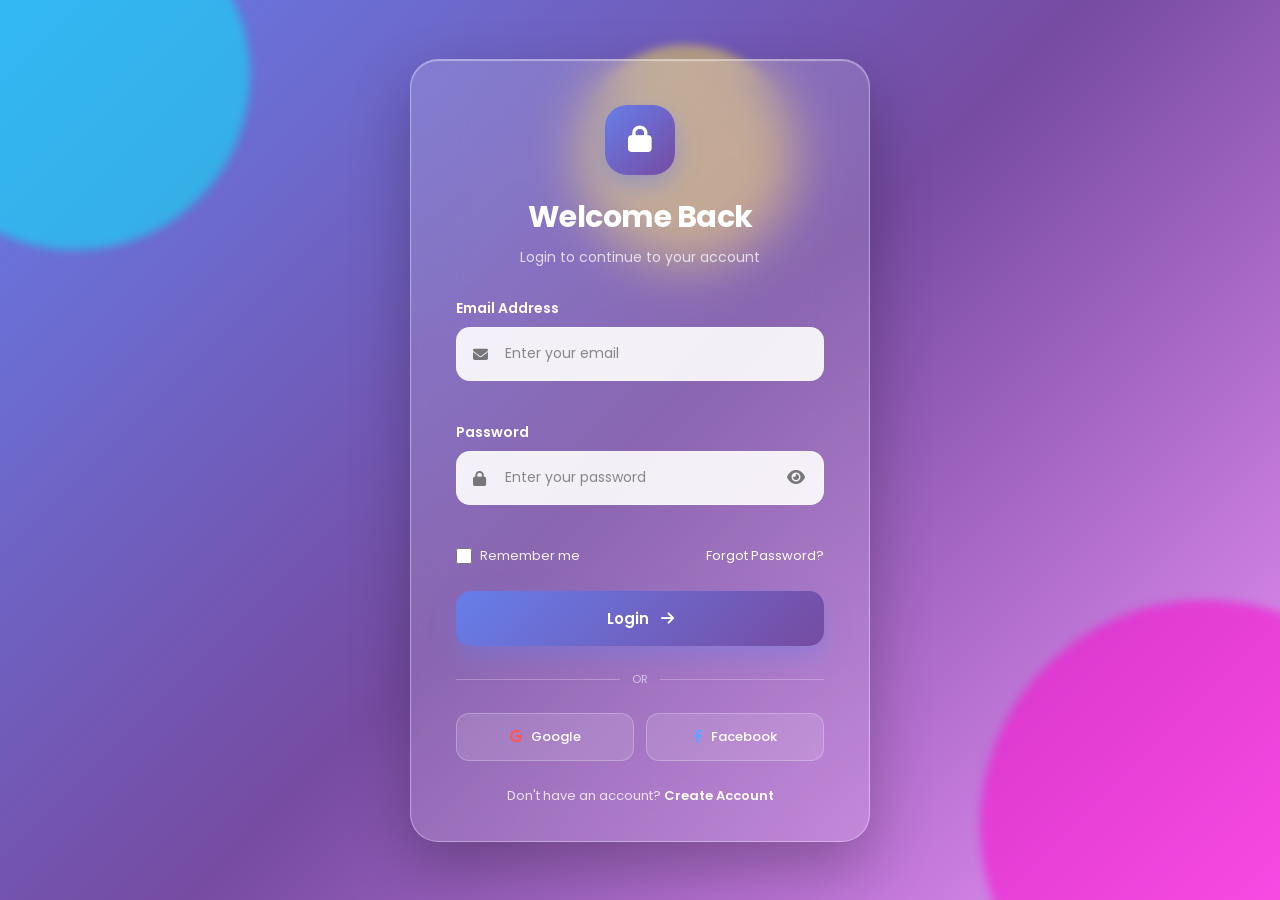
<file: Flow/assets/index.html>
<!DOCTYPE html>
<html lang="en">
<head>
    <meta charset="UTF-8">
    <meta name="viewport" content="width=device-width, initial-scale=1.0">

    <title>Modern Login</title>

    <!-- Google Font -->
    <link rel="preconnect" href="https://fonts.googleapis.com">
    <link rel="preconnect" href="https://fonts.gstatic.com" crossorigin>

    <link href="https://fonts.googleapis.com/css2?family=Poppins:wght@400;500;600;700&display=swap" rel="stylesheet">

    <!-- Font Awesome -->
    <link
        rel="stylesheet"
        href="https://cdnjs.cloudflare.com/ajax/libs/font-awesome/6.5.2/css/all.min.css"
    >

    <link rel="stylesheet" href="style.css">
</head>

<body>

    <!-- Animated Background -->
    <div class="background">

        <div class="shape shape-1"></div>
        <div class="shape shape-2"></div>
        <div class="shape shape-3"></div>

    </div>


    <!-- Login Container -->
    <div class="login-container">

        <div class="login-card">

            <!-- Logo -->
            <div class="logo">
                <i class="fa-solid fa-lock"></i>
            </div>


            <!-- Heading -->
            <h1>Welcome Back</h1>

            <p class="subtitle">
                Login to continue to your account
            </p>


            <!-- Form -->
            <form id="loginForm">


                <!-- Email -->
                <div class="input-group">

                    <label for="email">
                        Email Address
                    </label>

                    <div class="input-wrapper">

                        <i class="fa-solid fa-envelope"></i>

                        <input
                            type="email"
                            id="email"
                            placeholder="Enter your email"
                            autocomplete="email"
                        >

                    </div>

                    <small id="emailError"></small>

                </div>


                <!-- Password -->
                <div class="input-group">

                    <label for="password">
                        Password
                    </label>

                    <div class="input-wrapper">

                        <i class="fa-solid fa-lock"></i>

                        <input
                            type="password"
                            id="password"
                            placeholder="Enter your password"
                            autocomplete="current-password"
                        >

                        <button
                            type="button"
                            class="password-toggle"
                            id="passwordToggle"
                        >
                            <i class="fa-solid fa-eye"></i>
                        </button>

                    </div>

                    <small id="passwordError"></small>

                </div>


                <!-- Options -->
                <div class="options">

                    <label class="remember">

                        <input
                            type="checkbox"
                            id="remember"
                        >

                        <span>Remember me</span>

                    </label>


                    <a href="#" id="forgotPassword">
                        Forgot Password?
                    </a>

                </div>


                <!-- Login Button -->
                <button
                    type="submit"
                    class="login-button"
                >

                    <span>Login</span>

                    <i class="fa-solid fa-arrow-right"></i>

                </button>


                <!-- Divider -->
                <div class="divider">

                    <span>OR</span>

                </div>


                <!-- Social Login -->
                <div class="social-login">

                    <button type="button" class="social-button google">
                        <i class="fa-brands fa-google"></i>
                        Google
                    </button>

                    <button type="button" class="social-button facebook">
                        <i class="fa-brands fa-facebook-f"></i>
                        Facebook
                    </button>

                </div>


                <!-- Signup -->
                <p class="signup">

                    Don't have an account?

                    <a href="#">
                        Create Account
                    </a>

                </p>

            </form>

        </div>

    </div>


    <script src="script.js"></script>

</body>
</html>
</file>
<file: Flow/assets/style.css>
/* =========================================
   RESET
========================================= */

* {
    margin: 0;
    padding: 0;
    box-sizing: border-box;
}


/* =========================================
   BODY
========================================= */

body {
    min-height: 100vh;

    font-family: "Poppins", sans-serif;

    display: flex;
    justify-content: center;
    align-items: center;

    overflow: hidden;

    background:
        linear-gradient(
            135deg,
            #667eea 0%,
            #764ba2 50%,
            #f093fb 100%
        );

    position: relative;
}


/* =========================================
   BACKGROUND
========================================= */

.background {
    position: fixed;

    inset: 0;

    overflow: hidden;

    z-index: 0;
}


.shape {
    position: absolute;

    border-radius: 50%;

    filter: blur(5px);

    opacity: 0.5;

    animation: float 10s ease-in-out infinite;
}


.shape-1 {
    width: 350px;
    height: 350px;

    background: #00f2fe;

    top: -100px;
    left: -100px;

    animation-delay: 0s;
}


.shape-2 {
    width: 450px;
    height: 450px;

    background: #ff00cc;

    right: -150px;
    bottom: -150px;

    animation-delay: 2s;
}


.shape-3 {
    width: 220px;
    height: 220px;

    background: #ffe259;

    left: 45%;
    top: 5%;

    animation-delay: 4s;
}


@keyframes float {

    0%,
    100% {
        transform: translate(0, 0) scale(1);
    }

    50% {
        transform: translate(40px, -30px) scale(1.1);
    }

}


/* =========================================
   LOGIN CONTAINER
========================================= */

.login-container {
    width: 100%;

    padding: 25px;

    display: flex;
    justify-content: center;
    align-items: center;

    position: relative;

    z-index: 2;
}


/* =========================================
   LOGIN CARD
========================================= */

.login-card {

    width: 460px;

    padding: 45px 45px 35px;

    border-radius: 28px;

    background: rgba(255, 255, 255, 0.15);

    border: 1px solid rgba(255, 255, 255, 0.35);

    backdrop-filter: blur(25px);

    -webkit-backdrop-filter: blur(25px);

    box-shadow:
        0 25px 60px rgba(0, 0, 0, 0.25),
        inset 0 1px 1px rgba(255, 255, 255, 0.4);

    animation: cardAppear 0.8s ease;

}


@keyframes cardAppear {

    from {
        opacity: 0;

        transform:
            translateY(40px)
            scale(0.95);
    }

    to {
        opacity: 1;

        transform:
            translateY(0)
            scale(1);
    }

}


/* =========================================
   LOGO
========================================= */

.logo {

    width: 70px;
    height: 70px;

    margin: 0 auto 20px;

    border-radius: 22px;

    display: flex;
    justify-content: center;
    align-items: center;

    background:
        linear-gradient(
            135deg,
            #667eea,
            #764ba2
        );

    color: white;

    font-size: 27px;

    box-shadow:
        0 10px 25px rgba(102, 126, 234, 0.45);

    animation: logoFloat 3s ease-in-out infinite;

}


@keyframes logoFloat {

    0%,
    100% {
        transform: translateY(0);
    }

    50% {
        transform: translateY(-5px);
    }

}


/* =========================================
   HEADING
========================================= */

.login-card h1 {

    text-align: center;

    color: white;

    font-size: 30px;

    font-weight: 700;

    letter-spacing: -0.5px;

}


.subtitle {

    text-align: center;

    color: rgba(255, 255, 255, 0.75);

    font-size: 14px;

    margin-top: 7px;

    margin-bottom: 30px;

}


/* =========================================
   INPUT GROUP
========================================= */

.input-group {

    margin-bottom: 20px;

}


.input-group label {

    display: block;

    color: white;

    font-size: 14px;

    font-weight: 600;

    margin-bottom: 8px;

}


/* =========================================
   INPUT WRAPPER
========================================= */

.input-wrapper {

    position: relative;

}


.input-wrapper > i {

    position: absolute;

    left: 17px;

    top: 50%;

    transform: translateY(-50%);

    color: #777;

    font-size: 15px;

    pointer-events: none;

}


/* =========================================
   INPUT
========================================= */

.input-wrapper input {

    width: 100%;

    height: 54px;

    padding:
        0 48px;

    border-radius: 14px;

    border: 1px solid
        rgba(255, 255, 255, 0.3);

    outline: none;

    background:
        rgba(255, 255, 255, 0.9);

    color: #222;

    font-family: inherit;

    font-size: 14px;

    transition: 0.3s;

}


.input-wrapper input::placeholder {

    color: #888;

}


.input-wrapper input:focus {

    background: white;

    border-color: #667eea;

    box-shadow:
        0 0 0 4px
        rgba(102, 126, 234, 0.2);

}


/* =========================================
   PASSWORD TOGGLE
========================================= */

.password-toggle {

    position: absolute;

    right: 14px;

    top: 50%;

    transform: translateY(-50%);

    border: none;

    background: transparent;

    color: #777;

    cursor: pointer;

    font-size: 16px;

    padding: 5px;

}


.password-toggle:hover {

    color: #667eea;

}


/* =========================================
   ERRORS
========================================= */

.input-group small {

    display: block;

    color: #ffe0e0;

    font-size: 12px;

    margin-top: 5px;

    min-height: 16px;

}


/* =========================================
   OPTIONS
========================================= */

.options {

    display: flex;

    justify-content: space-between;

    align-items: center;

    margin: 5px 0 25px;

}


.remember {

    display: flex;

    align-items: center;

    gap: 8px;

    color: rgba(255, 255, 255, 0.9);

    font-size: 13px;

    cursor: pointer;

}


.remember input {

    width: 16px;

    height: 16px;

    accent-color: #667eea;

    cursor: pointer;

}


.options a {

    color: white;

    font-size: 13px;

    text-decoration: none;

    transition: 0.2s;

}


.options a:hover {

    color: #ffe259;

}


/* =========================================
   LOGIN BUTTON
========================================= */

.login-button {

    width: 100%;

    height: 55px;

    border: none;

    border-radius: 15px;

    background:
        linear-gradient(
            135deg,
            #667eea,
            #764ba2
        );

    color: white;

    font-family: inherit;

    font-size: 15px;

    font-weight: 600;

    cursor: pointer;

    display: flex;

    align-items: center;

    justify-content: center;

    gap: 12px;

    box-shadow:
        0 10px 25px
        rgba(102, 126, 234, 0.4);

    transition: 0.3s;

}


.login-button:hover {

    transform: translateY(-3px);

    box-shadow:
        0 15px 30px
        rgba(102, 126, 234, 0.5);

}


.login-button:active {

    transform: translateY(0);

}


.login-button i {

    transition: 0.3s;

}


.login-button:hover i {

    transform: translateX(5px);

}


/* =========================================
   DIVIDER
========================================= */

.divider {

    display: flex;

    align-items: center;

    gap: 12px;

    margin: 25px 0;

    color:
        rgba(255, 255, 255, 0.6);

    font-size: 11px;

}


.divider::before,
.divider::after {

    content: "";

    flex: 1;

    height: 1px;

    background:
        rgba(255, 255, 255, 0.25);

}


/* =========================================
   SOCIAL LOGIN
========================================= */

.social-login {

    display: grid;

    grid-template-columns: 1fr 1fr;

    gap: 12px;

}


.social-button {

    height: 48px;

    border-radius: 13px;

    border: 1px solid
        rgba(255, 255, 255, 0.25);

    background:
        rgba(255, 255, 255, 0.12);

    color: white;

    font-family: inherit;

    font-size: 13px;

    font-weight: 500;

    cursor: pointer;

    display: flex;

    align-items: center;

    justify-content: center;

    gap: 9px;

    transition: 0.3s;

}


.social-button:hover {

    background:
        rgba(255, 255, 255, 0.25);

    transform: translateY(-2px);

}


.google i {

    color: #ff5757;

}


.facebook i {

    color: #62a1ff;

}


/* =========================================
   SIGNUP
========================================= */

.signup {

    text-align: center;

    color:
        rgba(255, 255, 255, 0.8);

    font-size: 13px;

    margin-top: 25px;

}


.signup a {

    color: white;

    font-weight: 600;

    text-decoration: none;

}


.signup a:hover {

    color: #ffe259;

}


/* =========================================
   RESPONSIVE
========================================= */

@media (max-width: 600px) {

    body {

        overflow-y: auto;

    }


    .login-container {

        padding: 20px;

    }


    .login-card {

        width: 100%;

        padding: 35px 25px 30px;

        border-radius: 23px;

    }


    .login-card h1 {

        font-size: 26px;

    }


    .options {

        gap: 10px;

    }


    .options a {

        font-size: 12px;

    }

}


@media (max-width: 400px) {

    .social-login {

        grid-template-columns: 1fr;

    }


    .options {

        flex-direction: column;

        align-items: flex-start;

    }

}
</file>
